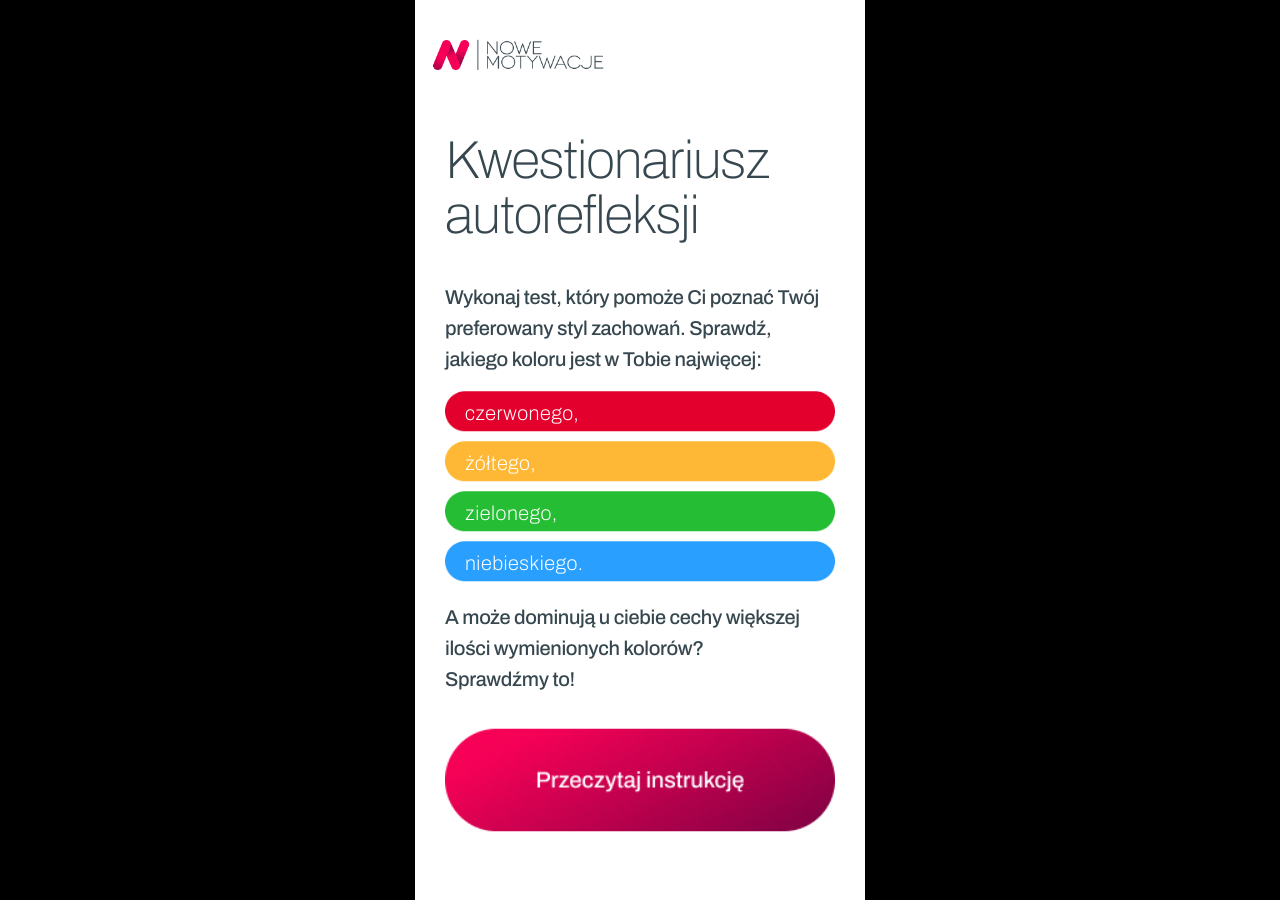
<file: index.html>
﻿<!doctype html>
<html lang="en-US">
<head>
  <meta charset="utf-8">
  <!-- Created using Storyline 360 x64 - http://www.articulate.com  -->
  <!-- version: 3.113.36519.0 -->
  <title>Autodiagnoza_kolorystyczna_mobile</title>
  <meta http-equiv="x-ua-compatible" content="IE=edge"/>
  <meta name="viewport" content="width=device-width,initial-scale=1,user-scalable=no,shrink-to-fit=no,minimal-ui"/>
  <meta name="apple-mobile-web-app-capable" content="yes"/>
  <style>
    html, body { height: 100%; padding: 0; margin: 0 }
    #app { height: 100%; width: 100%; }
  </style>

  <script>
    window.DS = {};
    window.globals = {
      DATA_PATH_BASE: '',
      HAS_FRAME: true,
      HAS_SLIDE: true,

      lmsPresent: false,
      tinCanPresent: false,
      cmi5Present: false,
      aoSupport: false,
      scale: 'Scaled',
      captureRc: false,
      browserSize: 'optimal',
      bgColor: '#254061',
      features: 'DropInBase,JsInteractions,PlayerSizeOption,SlideLevelScale',
      themeName: 'unified',
      preloaderColor: '#8C8C8C',
      suppressAnalytics: true,
      productChannel: 'stable',
      publishSource: 'storyline',
      aid: 'aid|a7aec879-a3fd-411d-8290-809335d3d06c',
      cid: '54a915ae-8953-4e3b-a094-37e652428403',
      playerVersion: '3.113.36519.0',
      publishTimestamp: '2026-04-01T12:31:13.2362867Z',
      maxIosVideoElements: 10,
      connectionSettings: { message: 'You%20are%20offline.%20Trying%20to%20reconnect...', useDarkTheme: true, mode: 'disabled' },
      hasFeature: function(feature) {
        return this.features.split(',').includes(feature);
      },
      
      parseParams: function(qs) {
        if (window.globals.parsedParams != null) {
          return window.globals.parsedParams;
        }
        qs = (qs || window.location.search.substr(1)).split('+').join(' ');
        var params = {},
            tokens,
            re = /[?&]?([^=]+)=([^&]*)/g;

        while (tokens = re.exec(qs)) {
          params[decodeURIComponent(tokens[1]).trim()] =
            decodeURIComponent(tokens[2]).trim();
        }
        window.globals.parsedParams = params;
        return params;
      }

    };

    if (window.flagsUnderTest != null) {
      window.globals.features = window.flagsUnderTest.reduce((accum, feature) => {
        if (!accum.includes(feature)) {
          accum.push(feature);
        }
        return accum;
      }, window.globals.features.split(',')).join();
    }
  </script>
  <script>
    var isIe11 = ('ActiveXObject' in window || window.MSBlobBuilder != null)
      && window.msCrypto != null && !window.ActiveXObject;
    if (isIe11) {
      window.globals.unsupportedBrowser = true;
      document.write(atob('[base64]'));
    }
  </script>

  <script>
    if (window.globals.hasFeature('Localization')) {
      
      
    }
  </script>

  
  
  <script>window.THREE = { };</script>
  
</head>
<body style="background: #254061" class="cs-HTML theme-unified">
  <!-- 360 -->
  <script>!function(){var e,i=/iPhone/i,o=/iPod/i,n=/iPad/i,t=/\biOS-universal(?:.+)Mac\b/i,r=/\bAndroid(?:.+)Mobile\b/i,a=/Android/i,d=/(?:SD4930UR|\bSilk(?:.+)Mobile\b)/i,p=/Silk/i,l=/Windows Phone/i,u=/\bWindows(?:.+)ARM\b/i,b=/BlackBerry/i,s=/BB10/i,c=/Opera Mini/i,f=/\b(CriOS|Chrome)(?:.+)Mobile/i,h=/Mobile(?:.+)Firefox\b/i,v=function(e){return void 0!==e&&"MacIntel"===e.platform&&"number"==typeof e.maxTouchPoints&&e.maxTouchPoints>1&&"undefined"==typeof MSStream};e=function(e){var m={userAgent:"",platform:"",maxTouchPoints:0};e||"undefined"==typeof navigator?"string"==typeof e?m.userAgent=e:e&&e.userAgent&&(m={userAgent:e.userAgent,platform:e.platform,maxTouchPoints:e.maxTouchPoints||0}):m={userAgent:navigator.userAgent,platform:navigator.platform,maxTouchPoints:navigator.maxTouchPoints||0};var g=m.userAgent,y=g.split("[FBAN");void 0!==y[1]&&(g=y[0]),void 0!==(y=g.split("Twitter"))[1]&&(g=y[0]);var A=function(e){return function(i){return i.test(e)}}(g),w={apple:{phone:A(i)&&!A(l),ipod:A(o),tablet:!A(i)&&(A(n)||v(m))&&!A(l),universal:A(t),device:(A(i)||A(o)||A(n)||A(t)||v(m))&&!A(l)},amazon:{phone:A(d),tablet:!A(d)&&A(p),device:A(d)||A(p)},android:{phone:!A(l)&&A(d)||!A(l)&&A(r),tablet:!A(l)&&!A(d)&&!A(r)&&(A(p)||A(a)),device:!A(l)&&(A(d)||A(p)||A(r)||A(a))||A(/\bokhttp\b/i)},windows:{phone:A(l),tablet:A(u),device:A(l)||A(u)},other:{blackberry:A(b),blackberry10:A(s),opera:A(c),firefox:A(h),chrome:A(f),device:A(b)||A(s)||A(c)||A(h)||A(f)},any:!1,phone:!1,tablet:!1};return w.any=w.apple.device||w.android.device||w.windows.device||w.other.device,w.phone=w.apple.phone||w.android.phone||w.windows.phone,w.tablet=w.apple.tablet||w.android.tablet||w.windows.tablet,w}(),"object"==typeof exports&&"undefined"!=typeof module?module.exports=e:"function"==typeof define&&define.amd?define((function(){return e})):this.isMobile=e}();
    window.isMobile.apple.tablet = window.isMobile.apple.tablet ||
      (navigator.platform === 'MacIntel' && navigator.maxTouchPoints > 1);
    window.isMobile.apple.device = window.isMobile.apple.device || window.isMobile.apple.tablet;
    window.isMobile.tablet = window.isMobile.tablet || window.isMobile.apple.tablet;
    window.isMobile.any = window.isMobile.any || window.isMobile.apple.tablet;
  </script>

  <div id="focus-sink" tabindex="-1"></div>

  <div id="preso"></div>
  <script>
    (function() {

      var classTypes = [ 'desktop', 'mobile', 'phone', 'tablet' ];

      var addDeviceClasses = function(prefix, testObj) {
        var curr, i;
        for (i = 0; i < classTypes.length; i++) {
          curr = classTypes[i];
          if (testObj[curr]) {
            document.body.classList.add(prefix + curr);
          }
        }
      };

      var params = window.globals.parseParams(),
          isDevicePreview = params.devicepreview === '1',
          isPhoneOverride = params.deviceType === 'phone' || (isDevicePreview && params.phone == '1'),
          isTabletOverride = (params.deviceType === 'tablet' || isDevicePreview) && !isPhoneOverride,
          isMobileOverride = isPhoneOverride || isTabletOverride;

      var deviceView = {
        desktop: !window.isMobile.any && !isMobileOverride,
        mobile: window.isMobile.any || isMobileOverride,
        phone: isPhoneOverride || (window.isMobile.phone && !isTabletOverride),
        tablet: isTabletOverride || window.isMobile.tablet
      };

      window.globals.deviceView = deviceView;
      window.isMobile.desktop = !window.isMobile.any;
      window.isMobile.mobile = window.isMobile.any;

      addDeviceClasses('view-', deviceView);

    })();
  </script>
  
  <script src='story_content/triggers.js' type=text/javascript></script>
<script src='story_content/user.js' type=text/javascript></script>
  <div class="slide-loader"></div>

  <script>
    var doc = document, loader = doc.body.querySelector('.slide-loader'); [ 1, 2, 3 ].forEach(function(n) { var d = doc.createElement('div'); d.style.backgroundColor = window.globals.preloaderColor; d.classList.add('mobile-loader-dot'); d.classList.add('dot' + n); loader.appendChild(d); });
  </script>

  <div class="mobile-load-title-overlay" style="display: none">
    <div class="mobile-load-title">Autodiagnoza_kolorystyczna_mobile</div>
  </div>

  <div class="mobile-chrome-warning"></div>

  
<style>
  .warn-connection-dialog {
    display: none;
    background: transparent;
    pointer-events: all;
    position: fixed;
    left: 0;
    top: 0;
    width: 100%;
    height: 100%;
    z-index: 999;
  }

  .warn-connection-content {
    pointer-events: all;
    border-radius: 4px;
    background: white;
    border: 1px solid #E7E7E7;
    color: #333333;
    box-shadow: 0 2px 4px rgba(0, 0, 0, 0.25);
    transition: all 150ms ease-out;
    position: absolute;
    white-space: nowrap;
  }

  .view-phone.is-landscape .warn-connection-content {
    left: 23px;
    bottom: 23px;
  }

  .view-tablet.is-landscape .warn-connection-content {
    left: 50%;
    top: 20px;
    transform: translateX(-50%);
  }

  .view-mobile.is-portrait .warn-connection-content {
    transform: translate(-50%, calc(-100% - 15px));
  }

  .warn-connection-content p {
    display: inline-block;
    margin: 0 8px 0 0;
    line-height: 33px;
    font-size: 11px;
  }

  .warn-connection-content svg {
    position: relative;
    vertical-align: middle;
    margin: 0 2px 2px 8px;
  }

  .view-desktop .warn-connection-content {
    left: 1.5em;
    bottom: 1.5em;
  }

  .view-desktop .warn-connection-content p {
    font-size: 1.1em;
  }

  .is-offline .warn-connection-dialog {
    display: block;
  }

  .is-offline .cs-panel * {
    pointer-events: none !important;
  }

  .is-offline .cs-panel {
    pointer-events: all !important;
  }

  .is-offline #nav-controls * {
    pointer-events: none !important;
  }

  .is-offline #nav-controls {
    pointer-events: all !important;
  }
</style>

<div class="warn-connection-dialog" role="alertdialog" aria-modal="true" tabindex="0" aria-labelledby="warn-connection-message">
  <div class="warn-connection-content">
    <svg width="17" height="15" viewBox="0 0 17 15" xmlns="http://www.w3.org/2000/svg">
      <path fill="#8F0000" stroke="white" d="M16.07,12.98 L15.88,12.23 L9.51,1.21 C8.97,0.26,7.6,0.26,7.06,1.21 L0.69,12.23 C0.15,13.16,0.81,14.36,1.91,14.36 H14.65 C15.47,14.36,16.05,13.7,16.07,12.98 Z"/>
      <path fill="white" stroke="white" d="M8.58,5.5 C8.35,5.28,8.5,5.35,8.21,5.32 C8.09,5.35,7.97,5.49,7.96,5.67 C7.97,5.79,7.98,5.92,7.98,6.04 L7.98,6.04 C7.99,6.17,8,6.31,8.01,6.43 L8.01,6.44 C8.03,6.92,8.06,7.41,8.09,7.9 L8.09,7.9 C8.12,8.39,8.14,8.88,8.17,9.37 C8.17,9.39,8.18,9.42,8.2,9.44 C8.23,9.46,8.25,9.47,8.28,9.47 C8.31,9.47,8.34,9.46,8.35,9.44 C8.37,9.43,8.38,9.4,8.39,9.35 L8.39,9.34 C8.39,9.24,8.4,9.15,8.4,9.05 L8.4,9.05 C8.41,8.96,8.41,8.86,8.42,8.75 C8.43,8.44,8.45,8.12,8.47,7.81 L8.47,7.81 C8.49,7.49,8.51,7.18,8.53,6.87 C8.55,6.46,8.56,6.05,8.59,5.64 L8.6,5.62 C8.6,5.57,8.59,5.53,8.58,5.5 L8.21,5.32 Z"/>
      <circle fill="white" stroke="white" cx="8.3" cy="11.35" r="0.3"/>
    </svg>
    <p id="warn-connection-message">You are offline. Trying to reconnect...</p>
  </div>
</div>

<script>
  (function() {
    window.DS.connection = {
      warningShown: false,
      assets: {},
      loadingAssetGroup: false,
      retryDelay: 500
    };

    var connectionSettings = window.globals.connectionSettings || {};

    var useConnectionMessages = window.AbortController != null &&
      window.location.protocol != 'file:' &&
      connectionSettings.mode === 'normal';

    window.DS.connection.useConnectionMessages = useConnectionMessages;

    var assetCount = 0;
    var checkLoadedId;


    if (useConnectionMessages && connectionSettings != null) {
      var contentEl = document.querySelector('.warn-connection-content');
      var messageEl = contentEl.querySelector('p');

      if (connectionSettings.useDarkTheme) {
        contentEl.style.borderColor = '#BABBBA';
        contentEl.style.backgroundColor = '#282828';
        contentEl.style.color = '#FFFFFF';
      }

      if (connectionSettings.message != null) {
        messageEl.textContent = window.decodeURIComponent(connectionSettings.message);
      }
    }

    function checkAssetsReady() {
      for (var i in DS.connection.assets) {
        if (!DS.connection.assets[i].success) {
          return false;
        }
      }
      return true;
    }

    function stopAssetGroup() {
      if (!useConnectionMessages) { return; }

      assetCount = 0;

      DS.connection.oldAssetGroup = DS.connection.assets;
      DS.connection.assets = {};
      DS.connection.loadingAssetGroup = false;
      clearInterval(checkLoadedId);
    }

    function startAssetGroup() {
      if (!useConnectionMessages) { return; }
      var ticks = 0;
      clearInterval(checkLoadedId);
      checkLoadedId = setInterval(function() {
        var loaded = 0;
        if (assetCount === 0 && loaded === 0) {
          clearInterval(checkLoadedId);
          return;
        }

        for (var i in DS.connection.assets) {
          if (DS.connection.assets[i].success) {
            loaded++;
          }
        }

        if (assetCount === loaded && checkAssetsReady()) {
          for (var i in DS.connection.assets) {
            if (DS.connection.assets[i].action) {
              DS.connection.assets[i].action();
            }
          }
          hideWarning();
          stopAssetGroup();
        }
      }, 100)
    }

    function requiredAsset(url, action, retry, type) {
      if (!useConnectionMessages) { return; }
      if (DS.connection.assets[url]) { return; }

      DS.connection.assets[url] = {
        success: false, action: action, retry: retry, type: type
      };
      assetCount = Object.keys(DS.connection.assets).length;
      if (!DS.connection.loadingAssetGroup) {
        startAssetGroup();
      }
      DS.connection.loadingAssetGroup = true;
    }

    function assetLoaded(url) {
      if (!useConnectionMessages) { return; }
      if (DS.connection.assets[url]) {
        DS.connection.assets[url].success = true;
      }
    }

    function assetFailed(url) {
      if (!useConnectionMessages) { return; }
      if (!DS.connection.assets[url]) {
        if (/\.js$/.test(url) && url.indexOf('transcripts') === -1) {
          setTimeout(function() {
            if (DS.connection.lastSlideLoaded != null) {
              DS.connection.lastSlideLoaded();
            }
          }, DS.connection.retryDelay);
        }
        return;
      }
      if (!DS.connection.warningShown) { showWarning(); }
      if (DS.connection.assets[url].retry) {
        setTimeout(function() {
          if (!DS.connection.assets[url].success) {
            DS.connection.assets[url].retry()
          }
        }, DS.connection.retryDelay);
      }
    }

    function hideWarning() {
      document.body.classList.remove('is-offline');
      DS.connection.warningShown = false;
      enableKeys();
    }
    DS.connection.hideWarning = hideWarning

    function showWarning(btn) {
      document.body.classList.add('is-offline')
      DS.connection.warningShown = true;
      updateWarningPosition();
      disableKeys();
    }

    function updateWarningPosition() {
      if (!DS.connection.warningShown) {
        return;
      }

      var isPortrait = document.body.classList.contains('is-portrait');
      var isMobile = document.body.classList.contains('view-mobile');
      var warningEl = document.querySelector('.warn-connection-content');

      if (isPortrait && isMobile) {
        var slide = document.querySelector('.primary-slide');
        var slideRect = slide != null
          ? slide.getBoundingClientRect()
          : { top: window.innerHeight, left: 0, width: window.innerWidth };

        warningEl.style.top = `${slideRect.top}px`
        warningEl.style.left = `${slideRect.left + slideRect.width / 2}px`
      } else {
        warningEl.style.top = null;
        warningEl.style.left = null;
      }

      window.requestAnimationFrame(updateWarningPosition);
    }

    function onDisableKeyDown(e) {
      e.preventDefault();
      e.stopImmediatePropagation();
    }

    function onDisableKeyUp(e) {
      e.preventDefault();
      e.stopImmediatePropagation();
    }

    var accStyle = document.createElement('style');
    var warnDialogEl = document.querySelector('.warn-connection-dialog');

    function disableKeys() {
      if (DS.views && DS.views.nsStack && DS.views.nsStack.length === 1) {
        DS.views.nsStack[0].tabReachable = false
        DS.views.nsStack[0].updateTabIndex(true);
      }

      accStyle.innerHTML = '.acc-shadow-dom { display: none; }';
      document.body.appendChild(accStyle);

      warnDialogEl.parentNode.append(warnDialogEl);
      warnDialogEl.focus();
    }

    function enableKeys() {
      accStyle.remove();
      if (DS.views && DS.views.nsStack && DS.views.nsStack.length === 1 && DS.views.nsStack[0].name === '_frame') {
        DS.views.nsStack[0].tabReachable = true;
        DS.views.nsStack[0].updateTabIndex();
      }
    }

    // these will all be noops if the feature flag isn't set in
    // the data and `window.globals.features`
    DS.connection.requiredAsset = requiredAsset;
    DS.connection.assetLoaded = assetLoaded;
    DS.connection.assetFailed = assetFailed;
    DS.connection.stopAssetGroup = stopAssetGroup;
    DS.connection.startAssetGroup = startAssetGroup;
  })();
</script>


  <script>
    
    if (window.autoSpider && window.vInterfaceObject) {
      document.querySelector('.mobile-load-title-overlay').style.display = 'none';
    }
  </script>

  

  <link rel="stylesheet" href="html5/data/css/output.min.css" data-noprefix/>
</body>
<script src="html5/lib/scripts/bootstrapper.min.js"></script>
</html>
</file>
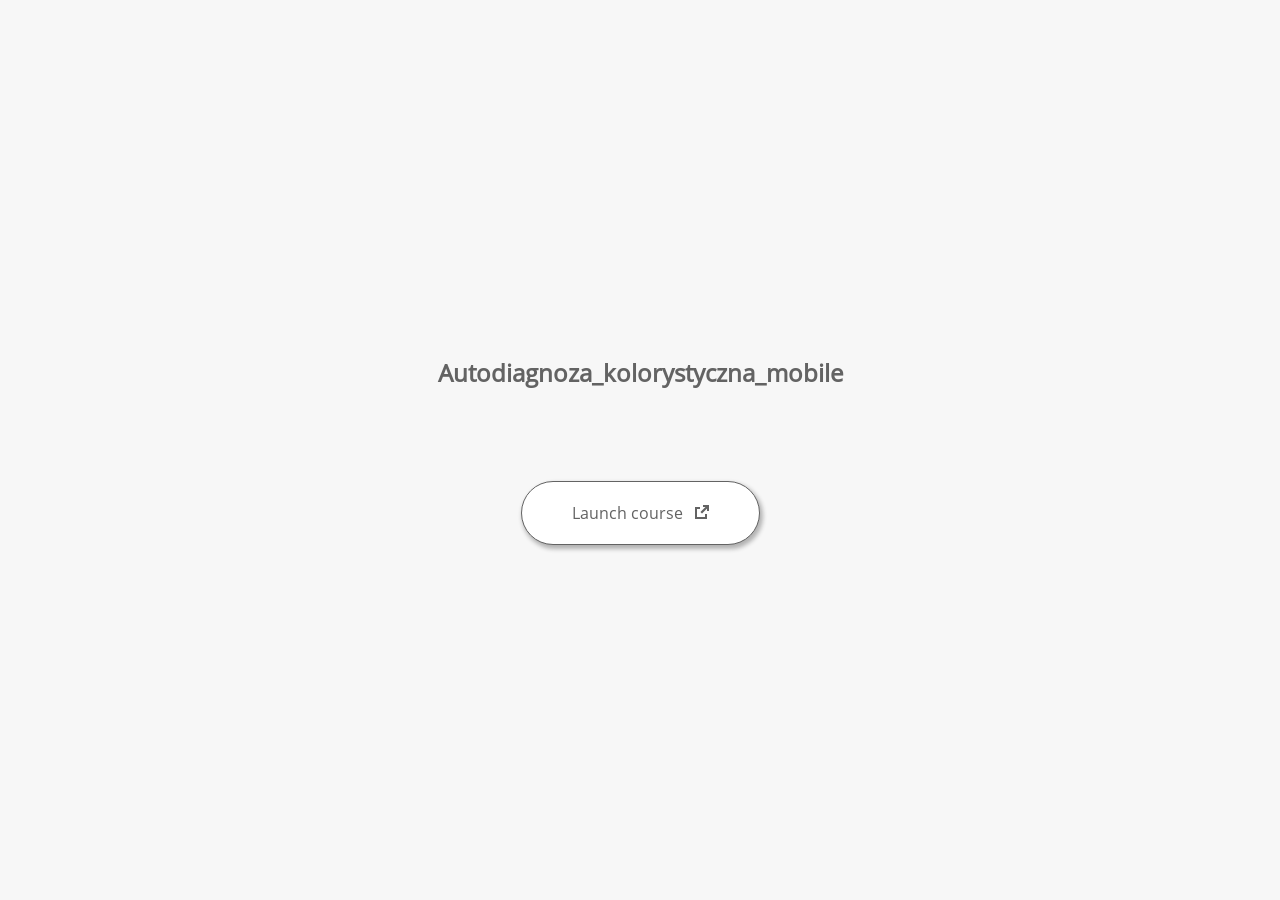
<file: launcher.html>
﻿<html lang="en-US">
	<head>
		<!-- Created using Storyline 360 x64 - http://www.articulate.com  --> 
		<!-- version: 3.113.36519.0 --> 

		<title>Autodiagnoza_kolorystyczna_mobile</title>
    <style>
      @font-face {
        font-family: "Open Sans Full";
        font-style: normal;
        font-weight: 400;
        src: local("Open Sans"),
             local("OpenSans"),
             url(html5/lib/stylesheets/mobile-fonts/open-sans-regular.woff) format("woff")
      }
      body {
        background-color: #F7F7F7;
      }
      h1 {
        color: #636363;
        font-family: "Open Sans Full", Helvetica, sans-serif;
        font-size: 150%;
        margin-bottom: 92px;
        padding-bottom: 0;
      }

      button {
        background-color: #FFF;
        border: 1px solid #636363;
        border-radius: 80px;
        box-shadow: 2px 3px 4px 1px rgba(39, 39, 39, 0.33);
        color: #636363;
        font-family: "Open Sans Full", Helvetica, sans-serif;
        font-size: 100%;
        padding: 20px 50px;
      }
      img {
        height: 15px;
        width: 15px;
        margin-left: 8px;
      }
    </style>
		<script>
			
			/******************************************************************************/
			//
			// NOTE TO DEVELOPERS:
			// The following code should be integrated with your web page in order to open
			// the presentation in a new window.  To launch the presentation immediately, 
			// simply copy the code below into your web page.  To launch the presentation
			// when a button or link is clicked, call LaunchPresentation when the onClick
			// event is triggered.
			//
			/******************************************************************************/		
		
		
			var Safari =  (navigator.appVersion.indexOf("Safari") >= 0);
			
			var g_bChromeless = true;
			var g_bResizeable = true;
			var g_nContentWidth = 380;
			var g_nContentHeight = 740;
			var g_strStartPage = "index_lms.html" + document.location.search;
			var g_strBrowserSize = "optimal";
		
			function LaunchContent()
			{
				var nWidth = screen.availWidth;
				var nHeight = screen.availHeight;

				if (nWidth > g_nContentWidth && nHeight > g_nContentHeight && g_strBrowserSize != "fullscreen")
				{
					nWidth = g_nContentWidth;
					nHeight = g_nContentHeight;
					
					if (!Safari && !g_bChromeless)
					{
						nWidth += 17;
					}
				}

				// Build the options string
				var strOptions = "width=" + nWidth +",height=" + nHeight;
				if (g_bResizeable)
				{
					strOptions += ",resizable=yes"
				}
				else
				{
					strOptions += ",resizable=no"
				}

				if (g_bChromeless)
				{
					strOptions += ", status=0, toolbar=0, location=0, menubar=0, scrollbars=0";
				}
				else
				{
					strOptions += ", status=1, toolbar=1, location=1, menubar=1, scrollbars=1";
				}

				// Launch the URL
				if (Safari)
				{
					var oWnd = window.open("", "_blank", strOptions);
					oWnd.location = g_strStartPage;
				}
				else
				{
					window.open(g_strStartPage , "_blank", strOptions);
				}
			}

			
			
		</script>
		
	</head>
	
	<body onload="setTimeout('LaunchContent()', 100);">
		<center>
			<table width="100%" height="100%" border="0" cellpadding="0" cellspacing="0">
				<tr>
					<td>
						<center>
              <h1 tabIndex="-1">Autodiagnoza_kolorystyczna_mobile</h1>
							<button onclick="LaunchContent()" aria-label="Launch course: opens in new window">Launch course <img src="story_content/external_window.png" style="border-style: none; height: 14px; width: 14px;" tabIndex="-1" aria-hidden="true"/></button>
						</center>
					</td>
				</tr>
			</table>
		</center>
	</body>
</html>
</file>
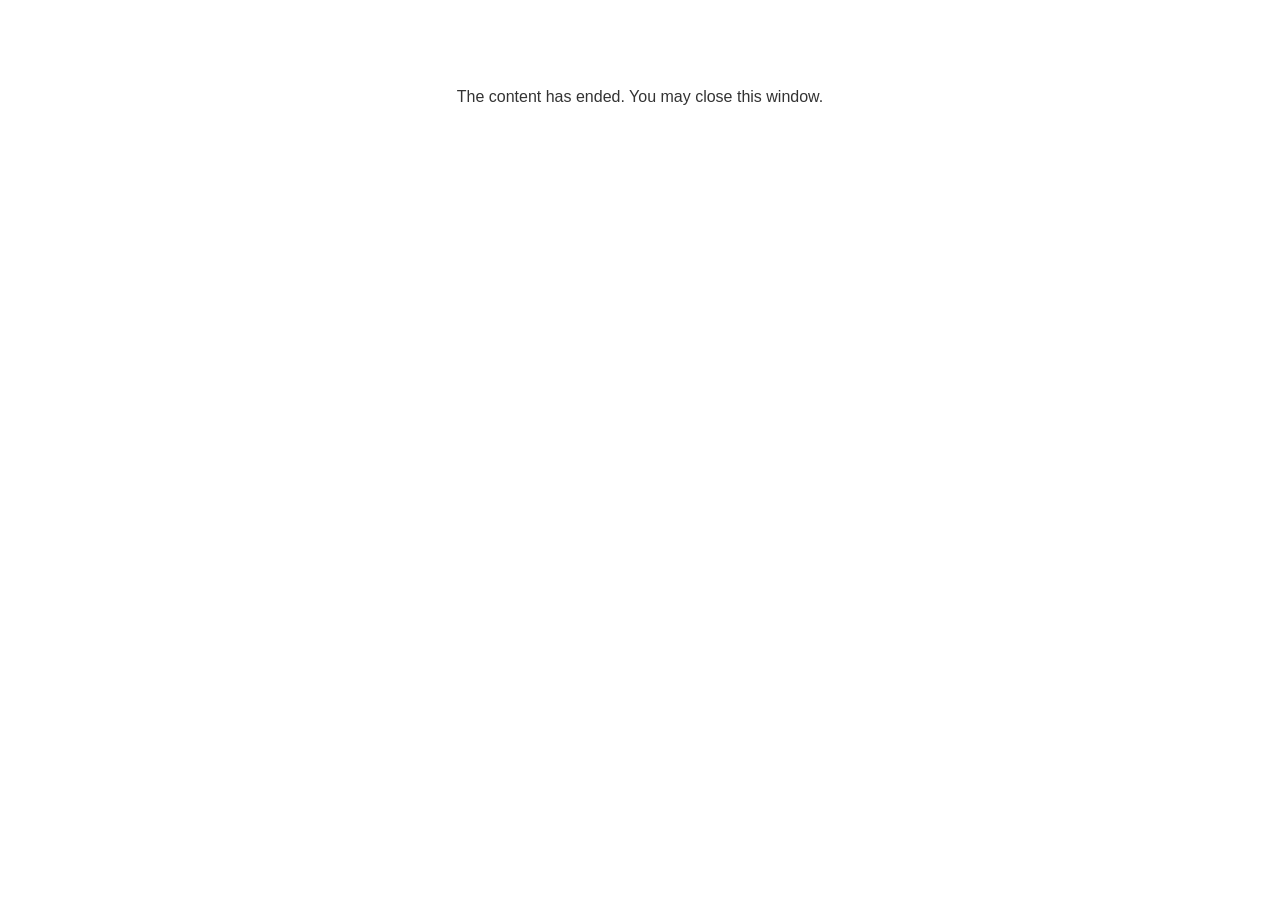
<file: lms/goodbye.html>
<!doctype html>
<html>
<body style="background-color: #ffffff;">

<p role="alert" style="color: #333333;font-family: Lato, articulate, tahoma, arial;font-size: medium;text-align: center;">
<br><br><br><br>
The content has ended. You may close this window.
</p>

</body>
</html>
</file>
<file: html5/data/css/output.min.css>
@font-face {
  font-family: 'LatoBold Charset1_ Bold62BF336A';
  src: url('[data-uri]');
  font-style: normal;
  font-weight: normal;
}
@font-face {
  font-family: 'Lato Charset1_ 6S3b4xeT9DAA1EBA';
  src: url('[data-uri]');
  font-style: normal;
  font-weight: normal;
}
@font-face {
  font-family: 'Archivo Thin Charset1_ 60CB8046';
  src: url('[data-uri]');
  font-style: normal;
  font-weight: normal;
}
@font-face {
  font-family: 'Archivo Medium Charset1E0B7B368';
  src: url('[data-uri]');
  font-style: normal;
  font-weight: normal;
}
@font-face {
  font-family: 'Archivo ExtraLight Char1E55EDA7';
  src: url('[data-uri]');
  font-style: normal;
  font-weight: normal;
}
@font-face {
  font-family: 'Archivo Charset1_ 6HgBGE26197EE';
  src: url('[data-uri]');
  font-style: normal;
  font-weight: normal;
}
@font-face {
  font-family: 'Archivo MediumBold BoldDDA6C3EA';
  src: url('[data-uri]');
  font-style: normal;
  font-weight: normal;
}
@font-face {
  font-family: 'Archivo MediumItaItalic1FF05A58';
  src: url('[data-uri]');
  font-style: normal;
  font-weight: normal;
}
@font-face {
  font-family: 'ArialBold Charset1_BoldEB984AAE';
  src: url('[data-uri]');
  font-style: normal;
  font-weight: normal;
}
@font-face {
  font-family: 'Archivo Thin Charset0_vE7D1FFC8';
  src: url('[data-uri]');
  font-style: normal;
  font-weight: normal;
}
@font-face {
  font-family: 'Archivo Charset0_v2meTe007CBFF9';
  src: url('[data-uri]');
  font-style: normal;
  font-weight: normal;
}
@font-face {
  font-family: 'Archivo Medium Charset0F828C622';
  src: url('[data-uri]');
  font-style: normal;
  font-weight: normal;
}
@font-face {
  font-family: 'Archivo ExtraLight CharC2054D88';
  src: url('[data-uri]');
  font-style: normal;
  font-weight: normal;
}
@font-face {
  font-family: 'Archivo MediumBold BoldAC48179A';
  src: url('[data-uri]');
  font-style: normal;
  font-weight: normal;
}
@font-face {
  font-family: 'ArchivoBold CharsetBold4A8BC5AE';
  src: url('[data-uri]');
  font-style: normal;
  font-weight: normal;
}
@font-face {
  font-family: 'Archivo MediumItaItalic556F1953';
  src: url('[data-uri]');
  font-style: normal;
  font-weight: normal;
}
@font-face {
  font-family: 'ArchivoItalic ChaItalic9D10D417';
  src: url('[data-uri]');
  font-style: normal;
  font-weight: normal;
}
@font-face {
  font-family: 'Arial Charset0_v8wz5YMo9EE9FF07';
  src: url('[data-uri]');
  font-style: normal;
  font-weight: normal;
}
.cs-HTML {
  background: rgba(37, 64, 97, 1);
}
.cs-npnxnanbnsnfns00000000001 .cs-infopanel  {
  box-shadow: 0 1px 0 rgba(0, 0, 0, 0);
  background: rgba(255, 255, 255, 1);
}
.cs-npnxnanbnsnfns00000000001 .cs-infopanel .cs-link {
  color: rgba(88, 88, 88, 1);
}
.cs-npnxnanbnsnfns00000000001 .cs-infopanel .cs-link:hover {
  color: rgba(255, 255, 255, 1);
}
.cs-npnxnanbnsnfns00000000001 .cs-infopanel .cs-name {
  color: rgba(68, 68, 68, 1);
}
.cs-npnxnanbnsnfns00000000001 .cs-infopanel .cs-title {
  color: rgba(153, 153, 153, 1);
}
.cs-npnxnanbnsnfns00000000001 .cs-infopanelpopup  {
  box-shadow: 0 1px 0 rgba(0, 0, 0, 0);
  background: rgba(0, 0, 0, 0);
}
.cs-npnxnanbnsnfns00000000001 .cs-infopanelpopup .cs-link {
  color: rgba(255, 0, 0, 1);
}
.cs-npnxnanbnsnfns00000000001 .cs-infopanelpopup .cs-link:hover {
  color: rgba(255, 255, 255, 1);
}
.cs-npnxnanbnsnfns00000000001 .cs-infopanelpopup .cs-name {
  color: rgba(255, 255, 255, 1);
}
.cs-npnxnanbnsnfns00000000001 .cs-infopanelpopup .cs-bio {
  color: rgba(88, 88, 88, 1);
}
.cs-npnxnanbnsnfns00000000001 .cs-timer  {
  color: rgba(88, 88, 88, 1);
}
.cs-npnxnanbnsnfns00000000001 .cs-duration stop:first-child {
  stop-color: rgba(220, 220, 220, 1);
}
.cs-npnxnanbnsnfns00000000001 .cs-duration stop:last-child {
  stop-color: rgba(220, 220, 220, 1);
}
.cs-npnxnanbnsnfns00000000001 .cs-elapsed stop:first-child {
  stop-color: rgba(254, 227, 71, 1);
}
.cs-npnxnanbnsnfns00000000001 .cs-elapsed stop:last-child {
  stop-color: rgba(254, 227, 71, 1);
}
.cs-npnxnanbnsnfns00000000001 .cs-timer .cs-pie .cs-innerstroke {
  stroke: rgba(199, 199, 199, 1);
}
.cs-npnxnanbnsnfns00000000001 .cs-timer .cs-pie .cs-innerborder {
  stroke: rgba(255, 255, 255, 1);
}
.cs-npnxnanbnsnfns00000000001 .cs-window  {
  box-shadow: 0 8px 5px rgba(0, 0, 0, 0.2);
  border-color: rgba(49, 99, 0, 1);
  background: rgba(250, 250, 250, 1);
  color: rgba(70, 70, 70, 1);
}
.cs-npnxnanbnsnfns00000000001 .cs-window .cs-diva {
  border-color: rgba(0, 0, 0, 0);
}
.cs-npnxnanbnsnfns00000000001 .cs-window .cs-divb {
  border-color: rgba(0, 0, 0, 0);
}
.cs-npnxnanbnsnfns00000000001 .cs-editor .cs-editor-slide {
  color: rgba(255, 255, 255, 1);
}
.cs-npnxnanbnsnfns00000000001 .cs-editor .cs-editor-html {
  color: rgba(70, 70, 70, 1);
}
.cs-npnxnanbnsnfns00000000001 .cs-editor .cs-editor-button {
  text-shadow: 0 1px 0 rgba(0, 0, 0, 0);
  color: rgba(255, 255, 255, 1);
  border-color: rgba(33, 68, 0, 1);
  background: rgba(60, 124, 0, 1);
}
.cs-npnxnanbnsnfns00000000001 .cs-editor .cs-editor-button:hover {
  background: rgba(66, 142, 0, 1);
}
.cs-npnxnanbnsnfns00000000001 .cs-editor .cs-editor-button:active {
  background: rgba(46, 93, 0, 1);
}
.cs-npnxnanbnsnfns00000000001 .cs-listitem  {
  color: rgba(70, 70, 70, 1);
  border-color: none;
  border: 1px solid transparent;
}
.cs-npnxnanbnsnfns00000000001 .cs-listitem:hover {
  background: rgba(0, 0, 0, 0.05);
  border-color: rgba(142, 143, 142, 1) !important;
  border-width: 1px;
  border-radius: 2px;
  border-style: solid;
  box-sizing: border-box;
}
.cs-npnxnanbnsnfns00000000001 .cs-listitem.hover {
  background: rgba(0, 0, 0, 0.05);
  border-color: rgba(142, 143, 142, 1) !important;
  border-width: 1px;
  border-radius: 2px;
  border-style: solid;
  box-sizing: border-box;
}
.cs-npnxnanbnsnfns00000000001 .cs-glossary  {
  color: rgba(70, 70, 70, 1);
}
.cs-npnxnanbnsnfns00000000001 .cs-glossary .cs-scrolling-panel {
  background: rgba(0, 0, 0, 0);
}
.cs-npnxnanbnsnfns00000000001 .cs-glossary .cs-term.cs-selected .cs-choice-list-trigger {
  color: rgba(255, 255, 255, 1);
  background: rgba(255, 255, 255, 1);
}
.cs-npnxnanbnsnfns00000000001 .cs-glossary .cs-term.cs-selected .cs-choice-list-trigger:focus {
  color: rgba(255, 255, 255, 1);
  background: rgba(255, 255, 255, 1);
}
.cs-npnxnanbnsnfns00000000001 .cs-glossary .cs-term:hover .cs-choice-list-trigger {
  background: rgba(70, 70, 70, 1);
}
.cs-npnxnanbnsnfns00000000001 .cs-glossary .cs-term.hover .cs-choice-list-trigger {
  background: rgba(70, 70, 70, 1);
}
.cs-npnxnanbnsnfns00000000001 .cs-glossary .cs-term .cs-choice-list-trigger:focus {
  background: rgba(70, 70, 70, 1);
}
.cs-npnxnanbnsnfns00000000001 .cs-glossary .cs-diva {
  border-color: rgba(0, 0, 0, 0);
}
.cs-npnxnanbnsnfns00000000001 .cs-glossary .cs-divb {
  border-color: rgba(0, 0, 0, 0);
}
.cs-npnxnanbnsnfns00000000001 .cs-glossary .cs-divc {
  border-color: rgba(0, 0, 0, 0);
}
.cs-npnxnanbnsnfns00000000001 .cs-glossary .cs-heading {
  color: rgba(44, 47, 48, 1);
  font-weight: 700;
}
.note-content p span {
  color: rgba(70, 70, 70, 1);
  line-height: 1.4em;
  font-size: 103.769%;
}
.cs-npnxnanbnsnfns00000000001 .cs-resource .cs-separator {
  border-color: rgba(0, 0, 0, 0);
}
.cs-npnxnanbnsnfns00000000001 .cs-outline  {
  color: rgba(45, 45, 45, 1);
}
.cs-npnxnanbnsnfns00000000001 .cs-outline .cs-diva {
  border-color: rgba(0, 0, 0, 0);
}
.cs-npnxnanbnsnfns00000000001 .cs-outline .cs-divb {
  border-color: rgba(0, 0, 0, 0);
}
.cs-npnxnanbnsnfns00000000001 .cs-outline .cs-divc {
  border-color: rgba(0, 0, 0, 0);
}
.cs-npnxnanbnsnfns00000000001 .cs-outline .cs-search-filter:hover {
  color: rgba(0, 0, 0, 0);
}
.cs-npnxnanbnsnfns00000000001 .cs-outline .cs-search-filter.hover {
  color: rgba(0, 0, 0, 0);
}
.cs-npnxnanbnsnfns00000000001 .cs-transcript  {
  color: rgba(255, 255, 255, 1);
}
.cs-npnxnanbnsnfns00000000001 .cs-transcript .cs-div {
  border-color: rgba(0, 0, 0, 0);
}
.cs-npnxnanbnsnfns00000000001 .cs-tabs:not(.topmenu-item) {
  color: rgba(39, 43, 44, 1);
}
.cs-npnxnanbnsnfns00000000001 .cs-tabs .cs-inner-button:not(.topmenu-item) {
  text-shadow: 0 1px 0 rgba(0, 0, 0, 0);
}
.cs-npnxnanbnsnfns00000000001 .cs-tabs:hover:not(.topmenu-item) {
  color: rgba(39, 43, 44, 1);
}
.cs-npnxnanbnsnfns00000000001 .cs-tabs.cs-selected {
  background: rgba(0, 0, 0, 0);
  color: rgba(39, 43, 44, 1);
}
.cs-npnxnanbnsnfns00000000001 .cs-seekcontrol  {
  background: rgba(0, 0, 0, 0);
  border-color: rgba(0, 0, 0, 0);
}
.cs-npnxnanbnsnfns00000000001 .cs-seekcontrol .cs-button:hover .cs-icon {
  fill: rgba(255, 255, 255, 1);
}
.cs-npnxnanbnsnfns00000000001 .cs-seekcontrol .cs-button.hover .cs-icon {
  fill: rgba(255, 255, 255, 1);
}
.cs-npnxnanbnsnfns00000000001 .cs-seekcontrol .cs-button .cs-icon-shadow {
  fill: rgba(0, 0, 0, 0);
}
.cs-npnxnanbnsnfns00000000001 .cs-seekcontrol .cs-button .cs-icon {
  fill: rgba(140, 140, 140, 1);
}
.cs-npnxnanbnsnfns00000000001 .cs-seekcontrol .cs-seek .cs-fill {
  background: rgba(255, 255, 255, 0.6);
}
.cs-npnxnanbnsnfns00000000001 .cs-seekcontrol .cs-seek {
  background: rgba(142, 143, 142, 1);
  border-color: rgba(0, 0, 0, 0);
}
.cs-npnxnanbnsnfns00000000001 .cs-searchinput .cs-input {
  color: rgba(70, 70, 70, 1);
  border-color: rgba(0, 0, 0, 0);
  background: rgba(0, 0, 0, 0.05);
}
.cs-npnxnanbnsnfns00000000001 .cs-searchinput .cs-input:focus {
  color: rgba(44, 47, 48, 1);
  background: rgba(41, 41, 41, 1);
}
.cs-npnxnanbnsnfns00000000001 .cs-searchinput .cs-input:hover {
  box-shadow: inset 0 0 1px 0 rgba(69, 126, 19, 0);
}
.cs-npnxnanbnsnfns00000000001 .cs-searchinput .cs-input.hover {
  box-shadow: inset 0 0 1px 0 rgba(69, 126, 19, 0);
}
.cs-npnxnanbnsnfns00000000001 .cs-searchinput .cs-button .cs-icon {
  fill: rgba(88, 88, 88, 1);
}
.cs-npnxnanbnsnfns00000000001 .cs-searchinput .cs-button:hover {
  fill: rgba(63, 133, 0, 1);
}
.cs-npnxnanbnsnfns00000000001 .cs-searchinput .cs-button.hover {
  fill: rgba(63, 133, 0, 1);
}
.cs-npnxnanbnsnfns00000000001 .cs-menu  {
  box-shadow: 0 1px 0 rgba(0, 0, 0, 0);
  background: rgba(250, 250, 250, 1);
}
.cs-npnxnanbnsnfns00000000001 .cs-topmenu-item.active .cs-tab {
  background: rgba(250, 250, 250, 1);
}
.cs-npnxnanbnsnfns00000000001 .cs-logo  {
  box-shadow: 0 1px 0 rgba(37, 75, 0, 1);
  background: rgba(255, 255, 255, 0);
}
.cs-npnxnanbnsnfns00000000001 .cs-checkbox  {
  color: rgba(255, 255, 255, 1);
}
.cs-npnxnanbnsnfns00000000001 .cs-checkbox:hover {
  border-color: rgba(175, 221, 130, 1);
}
.cs-npnxnanbnsnfns00000000001 .cs-checkbox.hover {
  border-color: rgba(175, 221, 130, 1);
}
.cs-npnxnanbnsnfns00000000001 .cs-checkbox .cs-box {
  color: rgba(255, 255, 255, 1);
  border-color: rgba(42, 83, 0, 1);
}
.cs-npnxnanbnsnfns00000000001 .cs-checkbox .cs-box:checked::after {
  color: rgba(43, 196, 0, 1);
}
.cs-npnxnanbnsnfns00000000001 .cs-button  {
  text-shadow: 0 1px 0 rgba(0, 0, 0, 0);
  color: rgba(88, 88, 88, 1);
  border-color: rgba(0, 0, 0, 0);
  background: rgba(0, 0, 0, 0);
  box-shadow: 0 1px 0 rgba(0, 0, 0, 0);
}
.cs-npnxnanbnsnfns00000000001 .cs-button .cs-icon {
  fill: rgba(88, 88, 88, 1);
}
.cs-npnxnanbnsnfns00000000001 .cs-button .cs-icon-shadow {
  fill: rgba(0, 0, 0, 0);
}
.cs-npnxnanbnsnfns00000000001 .cs-button:hover {
  background: rgba(39, 43, 44, 1);
}
.cs-npnxnanbnsnfns00000000001 .cs-button.hover {
  background: rgba(39, 43, 44, 1);
}
.cs-npnxnanbnsnfns00000000001 .cs-button:active {
  background: rgba(0, 0, 0, 0);
}
.cs-npnxnanbnsnfns00000000001 .cs-button.cs-disabled:hover {
  background: rgba(0, 0, 0, 0);
}
.cs-npnxnanbnsnfns00000000001 .cs-button.cs-disabled.hover {
  background: rgba(0, 0, 0, 0);
}
.cs-npnxnanbnsnfns00000000001 .cs-button.cs-disabled:active {
  background: rgba(0, 0, 0, 0);
}
.cs-npnxnanbnsnfns00000000001 .cs-button.cs-volume:hover {
  background: rgba(0, 0, 0, 0);
}
.cs-npnxnanbnsnfns00000000001 .cs-button.cs-volume.hover {
  background: rgba(0, 0, 0, 0);
}
.cs-npnxnanbnsnfns00000000001 .cs-button.cs-volume:active {
  background: rgba(0, 0, 0, 0);
}
.cs-npnxnanbnsnfns00000000001.cs-base  {
  color: rgba(88, 88, 88, 1);
  border-color: rgba(255, 255, 255, 0);
  background: rgba(255, 255, 255, 1);
}
.cs-npnxnanbnsnfns00000000001.cs-base .cs-separator .cs-diva {
  background: rgba(250, 250, 250, 1);
}
.cs-npnxnanbnsnfns00000000001.cs-base .cs-separator .cs-divb {
  background: rgba(0, 0, 0, 0);
}
.cs-npnxnanbnsnfns00000000001.cs-base .cs-topmenu-item.active .cs-tab {
  border-color: rgba(250, 250, 250, 1);
}
.cs-npnxnanbnsnfns00000000001.cs-base .cs-topmenu-item.active .cs-panel {
  border-color: rgba(250, 250, 250, 1);
}
.cs-npnxnanbnsnfns00000000001.cs-base .cs-left {
  background: rgba(250, 250, 250, 1);
}
.cs-npnxnanbnsnfns00000000001.cs-base .cs-area-primary .cs-slide-container {
  background: rgba(255, 255, 255, 1);
}
.cs-npnxnanbnsnfns00000000001.cs-base.cs-custom-theme .cs-brandhighlight-bg {
  background: rgba(72, 147, 184, 1) !important;
}
.cs-npnxnanbnsnfns00000000001.cs-base.cs-custom-theme .cs-brandhighlight-secondary-bg {
  background: rgba(72, 147, 184, 1) !important;
}
.cs-npnxnanbnsnfns00000000001.cs-base.cs-custom-theme .cs-brandhighlight-border {
  border-color: rgba(72, 147, 184, 1) !important;
}
.cs-npnxnanbnsnfns00000000001.cs-base.cs-custom-theme .cs-brandhighlight-text {
  color: rgba(72, 147, 184, 1) !important;
}
.cs-npnxnanbnsnfns00000000001.cs-base.cs-custom-theme .cs-brandhighlight-fill {
  fill: rgba(72, 147, 184, 1) !important;
}
.cs-npnxnanbnsnfns00000000001.cs-base.cs-custom-theme .cs-listitem.cs-selected {
  background-color: rgba(0, 0, 0, 0.05) !important;
}
.cs-npnxnanbnsnfns00000000001 .cs-volume::-moz-range-thumb {
  border-color: rgba(43, 85, 0, 1);
  box-shadow: inset 0 0 1px 0 rgba(43, 85, 0, 1);
  background: rgba(255, 255, 255, 1);
}
.cs-npnxnanbnsnfns00000000001 .cs-volume::-ms-thumb {
  border-color: rgba(43, 85, 0, 1);
  box-shadow: inset 0 0 1px 0 rgba(43, 85, 0, 1);
  background: rgba(255, 255, 255, 1);
}
.cs-npnxnanbnsnfns00000000001 .cs-volume::-webkit-slider-thumb {
  border-color: rgba(43, 85, 0, 1);
  box-shadow: inset 0 0 1px 0 rgba(43, 85, 0, 1);
  background: rgba(255, 255, 255, 1);
}
.cs-npnxnanbnsnfns00000000001 .cs-volume::-moz-range-track {
  border-color: rgba(66, 140, 1, 1);
  background: rgba(142, 143, 142, 1);
}
.cs-npnxnanbnsnfns00000000001 .cs-volume::-ms-track {
  border-color: rgba(66, 140, 1, 1);
  background: rgba(142, 143, 142, 1);
}
.cs-npnxnanbnsnfns00000000001 .cs-volume::-webkit-slider-runnable-track {
  border-color: rgba(66, 140, 1, 1);
  background: rgba(142, 143, 142, 1);
}
body.show-focus .tab-focus-box {
  box-shadow: 0 0 0 1px rgba(255, 255, 0, 1), 0 0 0 3px rgba(0, 32, 96, 1), 0 0 5px 5px rgba(255, 255, 0, 1);
  border-color: transparent;
  outline: 2px transparent solid;
}
.skipnav {
  box-shadow: 0 0 0 1px rgba(255, 255, 0, 1), 0 0 0 3px rgba(0, 32, 96, 1), 0 0 5px 5px rgba(255, 255, 0, 1);
  border-color: transparent;
  outline: 2px transparent solid;
}
.cs-npnxnanbnsnfns00000000001 .cs-listitem:hover {
  color: none;
}
.cs-npnxnanbnsnfns00000000001 .cs-listitem.hover {
  color: none;
}
.cs-npnxnanbnsnfns00000000001 .cs-listitem.cs-viewed {
  color: #464646;
}
.cs-npnxnanbnsnfns00000000001 .cs-listitem {
  color: #464646;
}
.cs-npnxnanbnsnfns00000000001 .cs-listitem:hover .cs-icon-carrot * {
  fill: none;
}
.cs-npnxnanbnsnfns00000000001 .cs-listitem.hover .cs-icon-carrot * {
  fill: none;
}
.cs-npnxnanbnsnfns00000000001 .cs-listitem .cs-icon-carrot {
  color: none;
  top: calc(3px);
}
.cs-npnxnanbnsnfns00000000001 .cs-listitem .cs-icon-carrot .cs-shadow {
  color: #2C2F30;
}
.cs-npnxnanbnsnfns00000000001 .item-collapsible .is-scene {
  color: #2C2F30 !important;
  font-weight: 700;
}
.cs-npnxnanbnsnfns00000000001 .is-scene .cs-icon-carrot * {
  color: #2C2F30 !important;
  font-weight: 700;
}
.cs-npnxnanbnsnfns00000000001 .is-scene:not(.outline-links-collapse) > a {
  color: #2C2F30;
}
.cs-npnxnanbnsnfns00000000001 .is-scene:not(.outline-links-collapse) .cs-icon-carrot * {
  fill: none !important;
  color: #2C2F30 !important;
}
.cs-npnxnanbnsnfns00000000001 .tabs, .cs-npnxnanbnsnfns00000000001 .cs-logo {
  border-bottom: 1px solid rgba(142, 143, 142, 1);
}
.cs-npnxnanbnsnfns00000000001 .area-secondary-wrapper:after {
  background-image: url('[data-uri]');
  background-size: 100%;
}
.cs-npnxnanbnsnfns00000000001 .panel-footer {
  background: #FAFAFA;
}
.cs-npnxnanbnsnfns00000000001 #outline-search {
  background: rgba(0, 0, 0, 0.05);
  border-color: rgba(142, 143, 142, 1);
  border-width: 1px;
  border-style: solid;
}
.cs-npnxnanbnsnfns00000000001 .topmenu-panel #outline-search {
  background: #EAEAEA;
}
.cs-npnxnanbnsnfns00000000001 .search-icon circle, .cs-npnxnanbnsnfns00000000001 .search-icon path {
  stroke: #585858;
}
.cs-npnxnanbnsnfns00000000001 #outline-search input[type   =search] {
  color: #2C2F30;
}
.cs-npnxnanbnsnfns00000000001 #outline-search ::-webkit-input-placeholder {
  color: #464646 !important;
}
.cs-npnxnanbnsnfns00000000001 #outline-search :-ms-input-placeholder {
  color: #464646 !important;
}
.cs-npnxnanbnsnfns00000000001 #outline-search ::-moz-placeholder {
  color: #464646 !important;
  opacity: 1;
}
.cs-npnxnanbnsnfns00000000001 .cs-topmenu-item.active, body:not(.is-touchable-tablet) .cs-npnxnanbnsnfns00000000001 .cs-topmenu-item:hover {
  color: #272B2C;
}
.cs-npnxnanbnsnfns00000000001 .cs-topmenu-item.button-tapped {
  color: #272B2C;
}
.cs-npnxnanbnsnfns00000000001 .cs-topmenu-item.active .cs-tab, .cs-npnxnanbnsnfns00000000001 .cs-topmenu-item .cs-tab {
  background: transparent !important;
  border: none !important;
}
.cs-npnxnanbnsnfns00000000001 .top-tabs-drop-icon div {
  background: #585858;
}
.cs-npnxnanbnsnfns00000000001 .cs-panel.topmenu-panel .panel-content, .cs-npnxnanbnsnfns00000000001 .top-tabs-drop {
  background: #FAFAFA;
}
.cs-npnxnanbnsnfns00000000001 .cs-topmenu-item.active .cs-panel {
  background: #FAFAFA;
}
.cs-npnxnanbnsnfns00000000001 .cs-menu.topmenu-panel, .cs-npnxnanbnsnfns00000000001 .top-tabs-drop {
  border: 1px solid rgba(250, 250, 250, 1) !important;
  border-radius: 3px;
}
.cs-npnxnanbnsnfns00000000001 .resources .resources-list a:hover {
  background: rgba(0, 0, 0, 0.05);
}
body:not(.is-touchable-tablet) .cs-npnxnanbnsnfns00000000001 .resources .resources-list a:hover {
  background: rgba(0, 0, 0, 0.05);
}
.cs-npnxnanbnsnfns00000000001 .resources .resources-list a.hover {
  background: rgba(0, 0, 0, 0.05);
}
body:not(.is-touchable-tablet) .cs-npnxnanbnsnfns00000000001 .resources .resources-list a.hover {
  background: rgba(0, 0, 0, 0.05);
}
.cs-npnxnanbnsnfns00000000001 .resources .resources-list a.button-tapped {
  background: rgba(0, 0, 0, 0.05);
}
.cs-npnxnanbnsnfns00000000001 .cs-icon path, .cs-npnxnanbnsnfns00000000001 .cs-icon rect, .cs-npnxnanbnsnfns00000000001 .cs-icon polygon, .cs-npnxnanbnsnfns00000000001 .menu-icon-wrapper.menu-icon-wrapper-hover path {
  fill: #585858;
}
.cs-npnxnanbnsnfns00000000001 .cs-icon .icon-stroke-only {
  fill: none !important;
  stroke: #585858 !important;
}
body:not(.is-touchable-tablet) .cs-npnxnanbnsnfns00000000001 .cs-button:hover .cs-icon path, body:not(.is-touchable-tablet) .cs-npnxnanbnsnfns00000000001 .cs-button:hover .cs-icon rect, body:not(.is-touchable-tablet) .cs-npnxnanbnsnfns00000000001 .cs-button:hover .cs-icon polygon {
  fill: #272B2C;
}
body:not(.is-touchable-tablet) .cs-npnxnanbnsnfns00000000001 .cs-tabs:hover .search-icon circle, body:not(.is-touchable-tablet) .cs-npnxnanbnsnfns00000000001 .cs-tabs:hover .search-icon path {
  stroke: #272B2C;
}
.cs-npnxnanbnsnfns00000000001 .cs-button.button-tapped .cs-icon path, .cs-npnxnanbnsnfns00000000001 .cs-button.button-tapped .cs-icon rect, .cs-npnxnanbnsnfns00000000001 .cs-button.button-tapped .cs-icon polygon {
  fill: #272B2C;
}
body:not(.is-touchable-tablet) .cs-npnxnanbnsnfns00000000001 .cs-button:hover .cs-icon .icon-stroke-only {
  fill: none !important;
  stroke: #272B2C !important;
}
.cs-npnxnanbnsnfns00000000001 .cs-button:button-tapped .cs-icon .icon-stroke-only {
  fill: none !important;
  stroke: #272B2C !important;
}
.cs-npnxnanbnsnfns00000000001 .menu-icon-wrapper.menu-icon-wrapper-hover svg path {
  fill: #272B2C;
}
.floating-sidebar:not(.sidebar-closed) .cs-npnxnanbnsnfns00000000001 #hamburger .menu-icon-wrapper svg path {
  fill: #BABBBA;
}
.floating-sidebar:not(.sidebar-closed) .cs-npnxnanbnsnfns00000000001 #hamburger .menu-icon-wrapper.menu-icon-wrapper-hover svg path {
  fill: #F8F8F8;
}
.cs-npnxnanbnsnfns00000000001 .volume .btn:before {
  background-image: url('[data-uri]');
}
.cs-npnxnanbnsnfns00000000001 .volume-track {
  background: #8E8F8E;
}
.cs-npnxnanbnsnfns00000000001 .volume-icon circle {
  stroke: #585858;
}
.cs-npnxnanbnsnfns00000000001 .cs-settings > .settings-panel {
  background: #FAFAFA;
  border: 1px solid rgba(250, 250, 250, 1) !important;
  border-radius: 3px;
}
.cs-npnxnanbnsnfns00000000001 .cs-settings > .panel-down-arrow {
  fill: #FAFAFA;
}
.cs-npnxnanbnsnfns00000000001 .switch-toggle .border {
  stroke: #919191;
}
.cs-npnxnanbnsnfns00000000001 .switch-toggle .thumb-off .thumb {
  fill: #585858;
}
.cs-npnxnanbnsnfns00000000001 .switch-toggle .thumb-on .track {
  fill: rgba(72, 147, 184, 0.3);
}
.cs-npnxnanbnsnfns00000000001 .switch-toggle .thumb-off .track {
  fill: rgba(233, 233, 233, 1);
}
.cs-npnxnanbnsnfns00000000001 .switch-label {
  color: #464646;
}
.cs-npnxnanbnsnfns00000000001 .cs-panel .scrollarea-btn:after {
  background: rgba(88, 88, 88, 0.8);
}
.scrollarea-scrollbar:hover .scrollarea-btn:after, .scrollarea-scrollbar.highlight-scrollbar .scrollarea-btn:after {
  background: rgba(88, 88, 88, 0.8);
}
.floating-sidebar .sidebar-overlay {
  background: rgba(0, 0, 0, 0.85);
}
.cs-npnxnanbnsnfns00000000001 .overlay-message {
  background: rgba(0, 0, 0, 0.85);
}
.cs-npnxnanbnsnfns00000000001 .top-ui-bg, .cs-npnxnanbnsnfns00000000001 .bottom-ui-bg, .cs-npnxnanbnsnfns00000000001 .right-ui-bg, .cs-npnxnanbnsnfns00000000001 .left-ui-bg {
  background: rgba(255, 255, 255, 0.8);
}
.cs-npnxnanbnsnfns00000000001 .circle-progress-bg {
  fill: #FFFFFF;
}
.cs-npnxnanbnsnfns00000000001 .circle-progress-well {
  fill: #8E8F8E;
}
.cs-npnxnanbnsnfns00000000001 .circle-progress-pie {
  stroke: #8E8F8E;
}
.cs-npnxnanbnsnfns00000000001 .lightbox .option-pane {
  background: rgba(255, 255, 255, 0.8);
}
.cs-npnxnanbnsnfns00000000001 .lightbox .option-pane:before {
  background: #FFFFFF;
}
.cs-npnxnanbnsnfns00000000001 .message-window {
  background: #FAFAFA;
  border: 1px solid rgba(70, 70, 70, 1) !important;
  border-radius: 3px;
}
.cs-npnxnanbnsnfns00000000001 .message-window-header p, .cs-npnxnanbnsnfns00000000001 .message-window-text {
  color: #464646;
}
.cs-npnxnanbnsnfns00000000001 .message-window-header p {
  border-bottom: 1px solid rgba(70, 70, 70, 1);
}
.cs-npnxnanbnsnfns00000000001 .message-window button.slide-object-button {
  border: 1px solid rgba(70, 70, 70, 1) !important;
}
.cs-npnxnanbnsnfns00000000001 .message-window button.slide-object-button:hover {
  background: rgba(0, 0, 0, 0.05) !important;
}
.message-window .slide-object-button tspan, .message-window .slide-object-button-text tspan {
  fill: #464646 !important;
}
body:not(.is-touchable-tablet) .cs-npnxnanbnsnfns00000000001 .cs-button:hover .text {
  color: #272B2C;
}
.cs-npnxnanbnsnfns00000000001 .cs-button.button-tapped .text {
  color: #272B2C;
}
.cs-npnxnanbnsnfns00000000001.cs-base {
  background: #FFFFFF;
}
.cs-npnxnanbnsnfns00000000001 .cs-menu {
  background: transparent;
}
.cs-npnxnanbnsnfns00000000001 .progress-bar .progress-bar-fill:after {
  background: #4893B8 !important;
}
.cs-npnxnanbnsnfns00000000001 .volume-dot {
  background: #4893B8 !important;
}
.fn-npnxnanbsnfns00000000001 {
  font-family: 'Lato22AB4CAF';
  -webkit-font-variant-ligatures: no-common-ligatures;
  font-variant-ligatures: no-common-ligatures;
}
.fn-pxabnsnfns00000000001 {
  font-family: 'Lato22AB4CAF';
  -webkit-font-variant-ligatures: no-common-ligatures;
  font-variant-ligatures: no-common-ligatures;
}
.fn-npxnabnsnfns00000000001 {
  font-family: 'Lato22AB4CAF';
  -webkit-font-variant-ligatures: no-common-ligatures;
  font-variant-ligatures: no-common-ligatures;
}
.fn-npnxnanbnsnfns00000000001 {
  font-family: 'Lato22AB4CAF';
  -webkit-font-variant-ligatures: no-common-ligatures;
  font-variant-ligatures: no-common-ligatures;
}
.fn-pxabnsnfns00000000000 {
  font-family: 'Lato22AB4CAF';
  -webkit-font-variant-ligatures: no-common-ligatures;
  font-variant-ligatures: no-common-ligatures;
}
@font-face {
  font-family: 'Lato22AB4CAF';
  src: url('[data-uri]');
  font-style: normal;
  font-weight: bold;
}
@font-face {
  font-family: 'Lato22AB4CAF';
  src: url('[data-uri]');
  font-style: normal;
  font-weight: normal;
}
.cs-ResumePromptSlide .cs-6iQfJfgFgRq-ResumePromptSlide-btn0 {
  color: rgba(255, 255, 255, 1);
  border-color: rgba(33, 68, 0, 1);
  background: rgba(60, 124, 0, 1);
  text-shadow: 0 1px 0 rgba(0, 0, 0, 0);
}
.cs-ResumePromptSlide .cs-6iQfJfgFgRq-ResumePromptSlide-btn0 .cs-html {
  color: rgba(70, 70, 70, 1);
}
.cs-ResumePromptSlide .cs-6iQfJfgFgRq-ResumePromptSlide-btn0 .cs-slide {
  border-color: rgba(255, 255, 255, 1);
}
.cs-ResumePromptSlide .cs-6iQfJfgFgRq-ResumePromptSlide-btn0:hover {
  background: rgba(66, 142, 0, 1);
}
.cs-ResumePromptSlide .cs-6iQfJfgFgRq-ResumePromptSlide-btn0:active {
  background: rgba(46, 93, 0, 1);
}
.cs-ResumePromptSlide .cs-6iQfJfgFgRq-ResumePromptSlide-btn1 {
  color: rgba(255, 255, 255, 1);
  border-color: rgba(33, 68, 0, 1);
  background: rgba(60, 124, 0, 1);
  text-shadow: 0 1px 0 rgba(0, 0, 0, 0);
}
.cs-ResumePromptSlide .cs-6iQfJfgFgRq-ResumePromptSlide-btn1 .cs-html {
  color: rgba(70, 70, 70, 1);
}
.cs-ResumePromptSlide .cs-6iQfJfgFgRq-ResumePromptSlide-btn1 .cs-slide {
  border-color: rgba(255, 255, 255, 1);
}
.cs-ResumePromptSlide .cs-6iQfJfgFgRq-ResumePromptSlide-btn1:hover {
  background: rgba(66, 142, 0, 1);
}
.cs-ResumePromptSlide .cs-6iQfJfgFgRq-ResumePromptSlide-btn1:active {
  background: rgba(46, 93, 0, 1);
}
.cs-ExternalInterfaceErrorSlide .cs-buttonOK {
  color: rgba(255, 255, 255, 1);
  border-color: rgba(33, 68, 0, 1);
  background: rgba(60, 124, 0, 1);
  text-shadow: 0 1px 0 rgba(0, 0, 0, 0);
}
.cs-ExternalInterfaceErrorSlide .cs-buttonOK .cs-html {
  color: rgba(70, 70, 70, 1);
}
.cs-ExternalInterfaceErrorSlide .cs-buttonOK .cs-slide {
  border-color: rgba(255, 255, 255, 1);
}
.cs-ExternalInterfaceErrorSlide .cs-buttonOK:hover {
  background: rgba(66, 142, 0, 1);
}
.cs-ExternalInterfaceErrorSlide .cs-buttonOK:active {
  background: rgba(46, 93, 0, 1);
}
</file>
